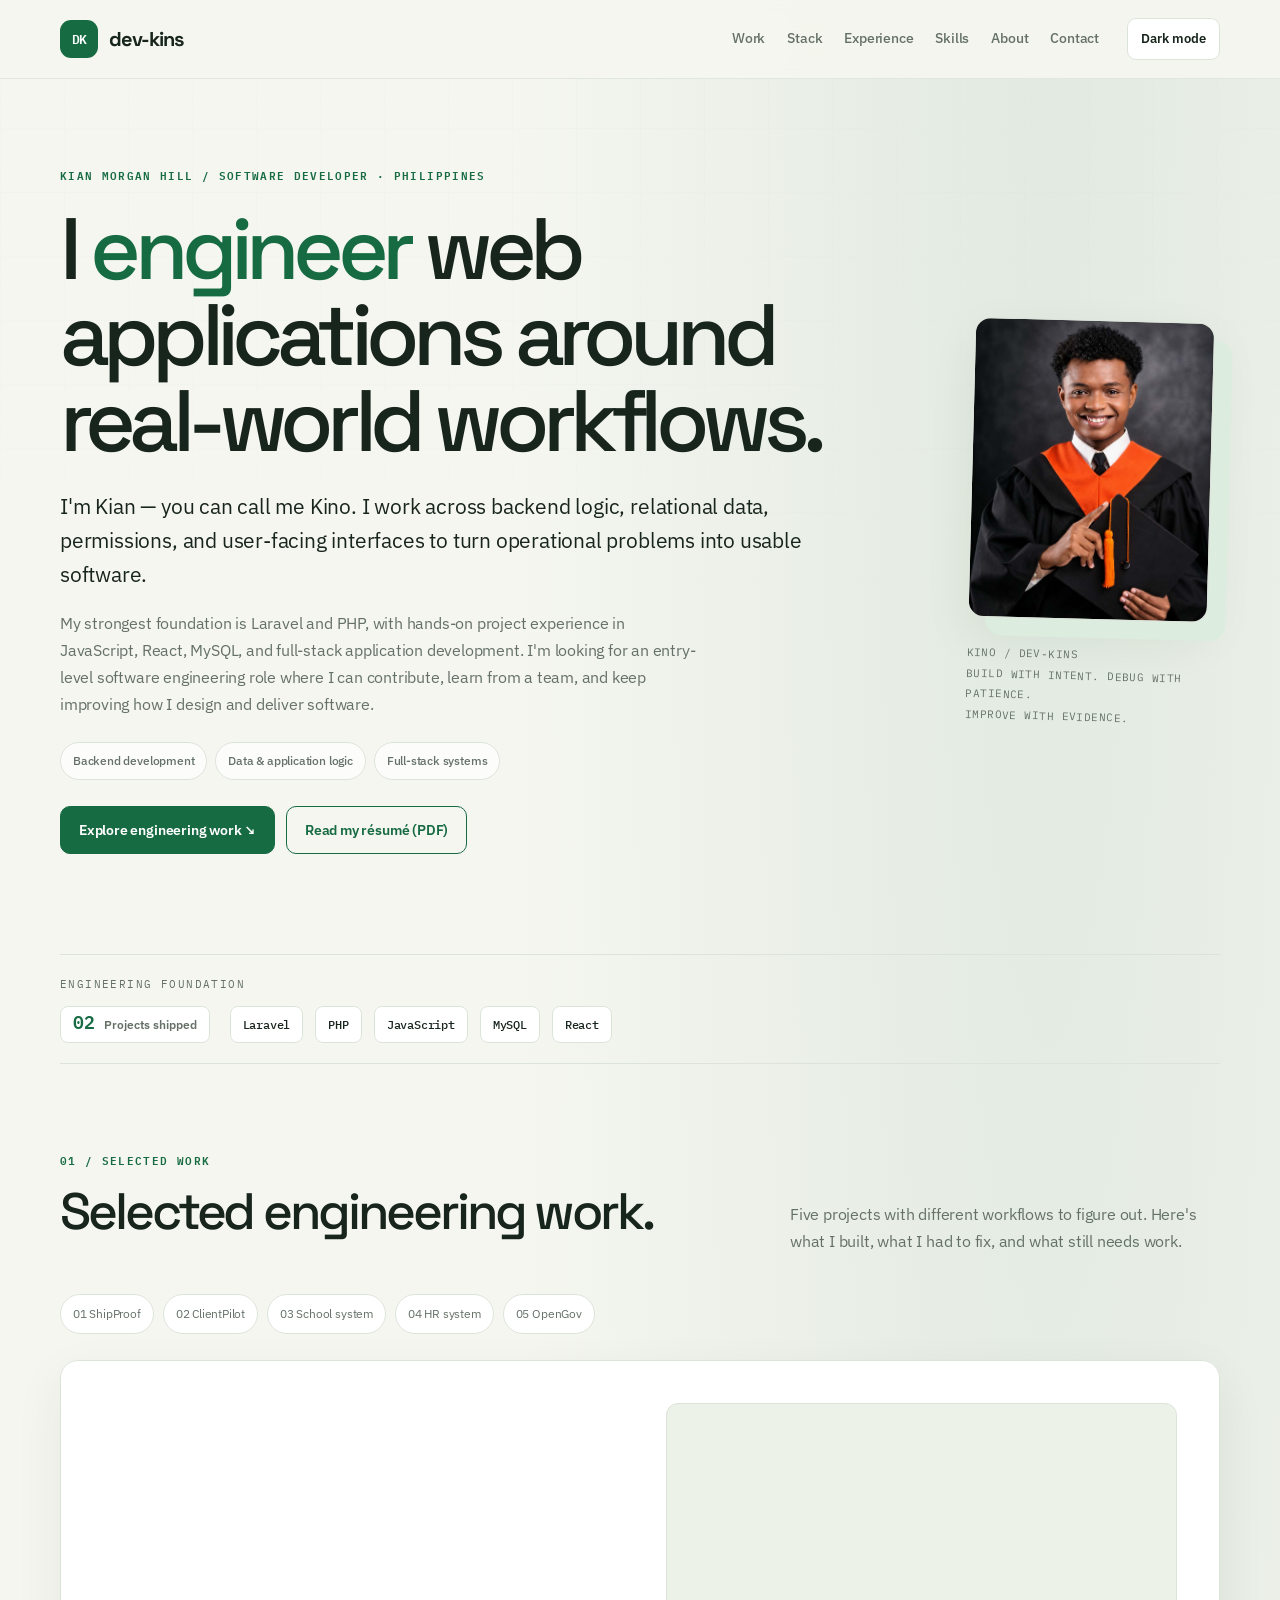
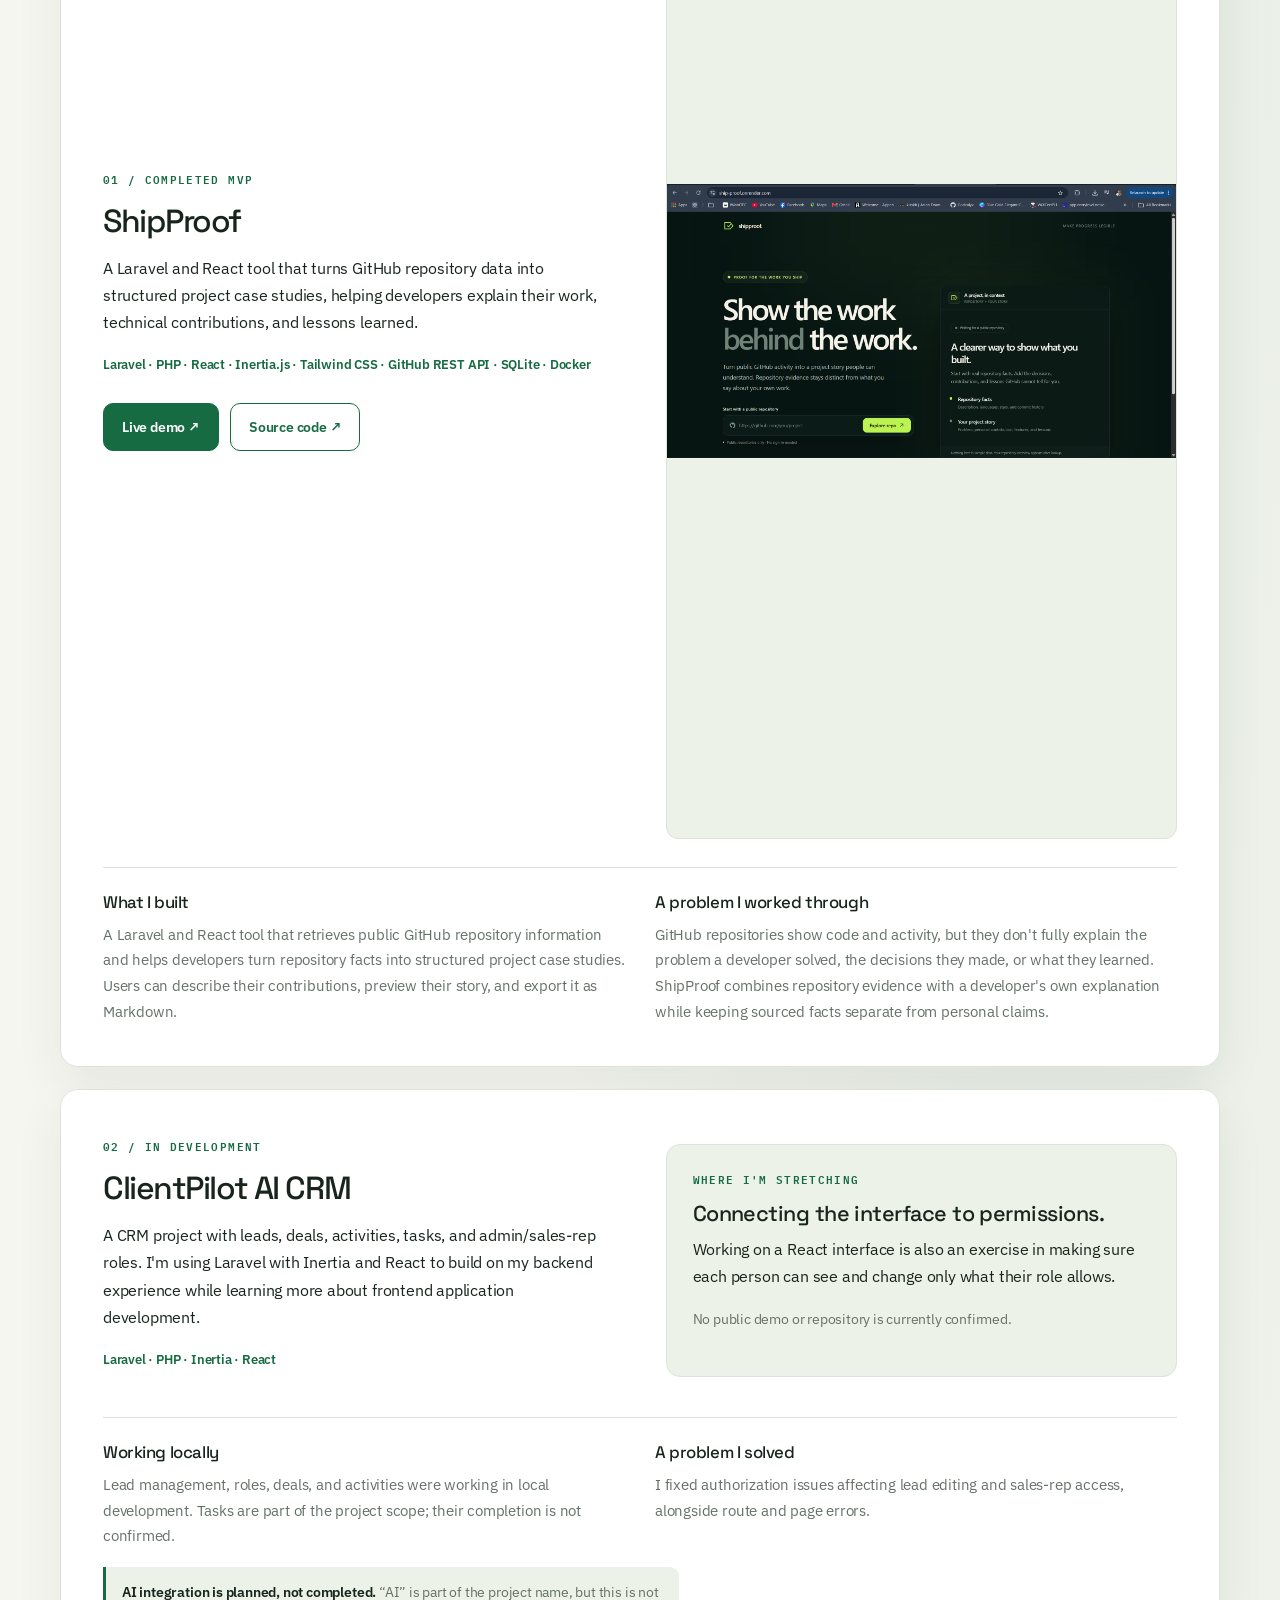
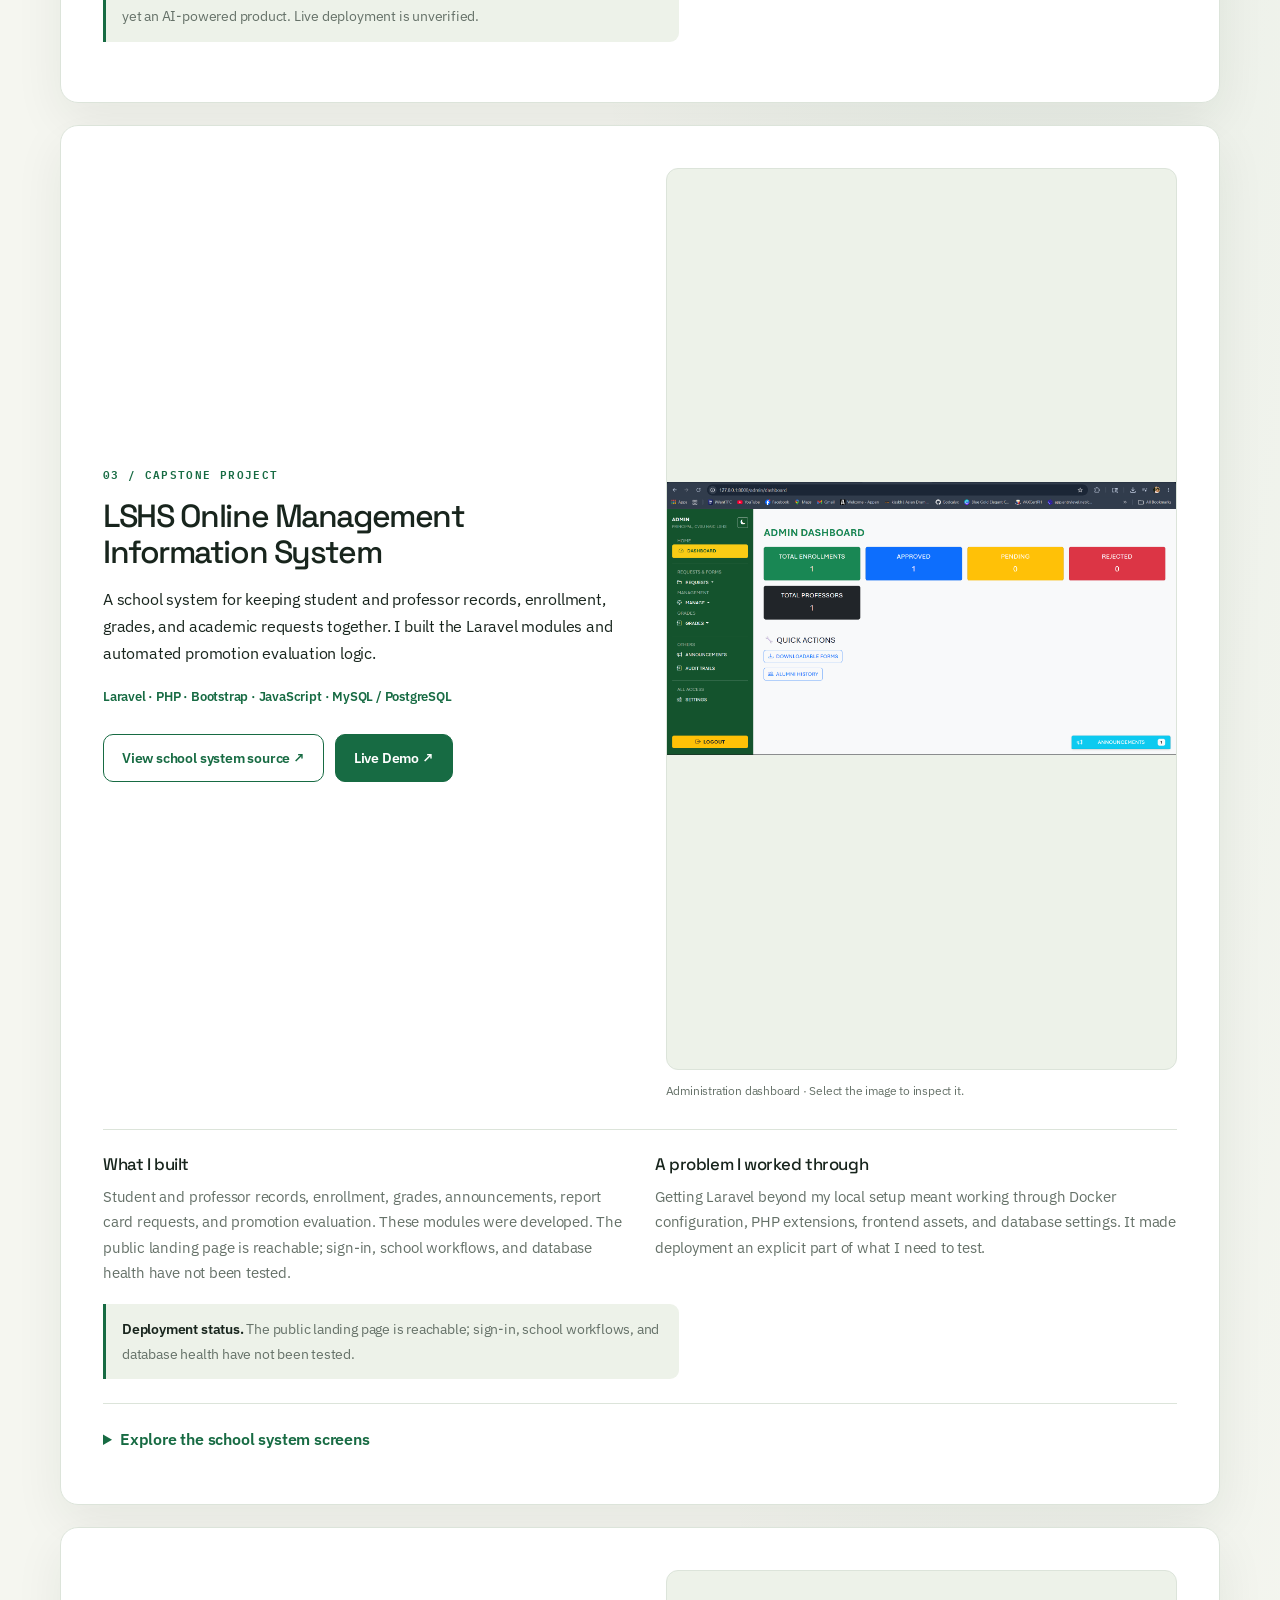
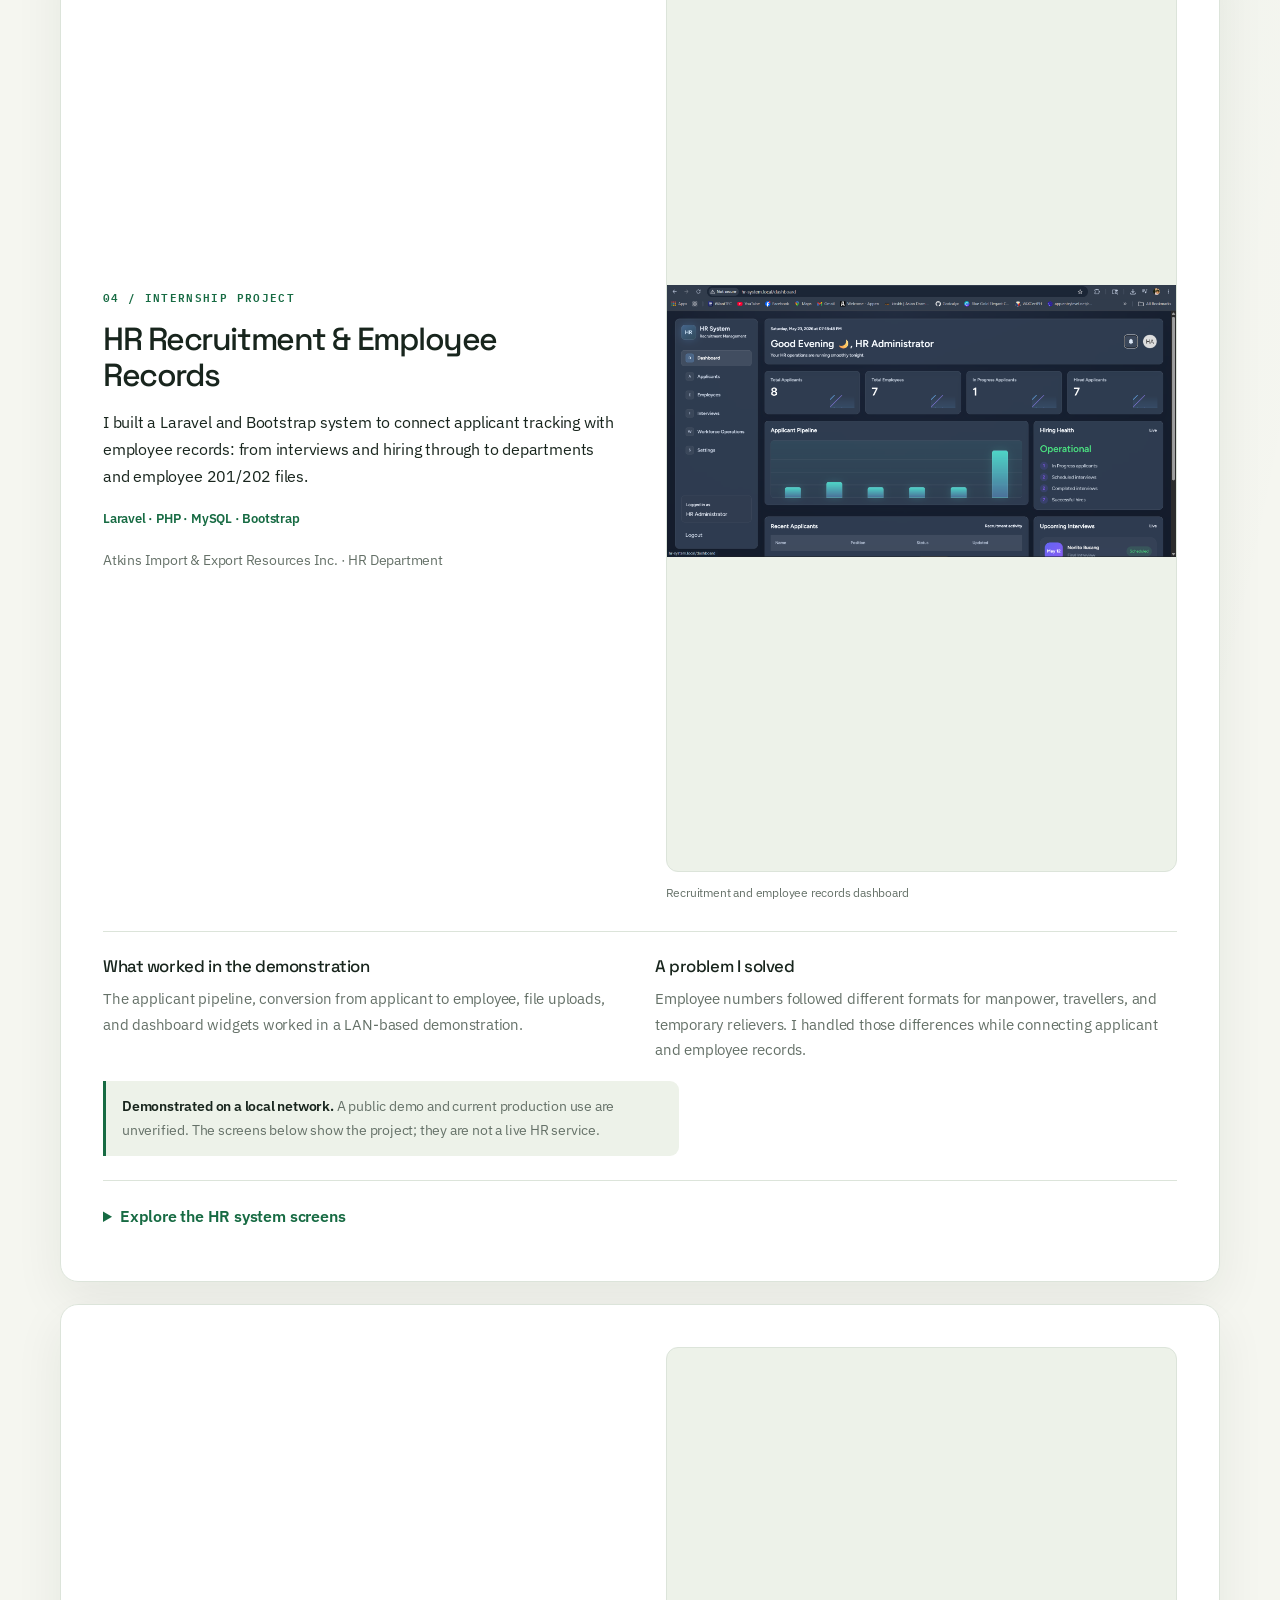
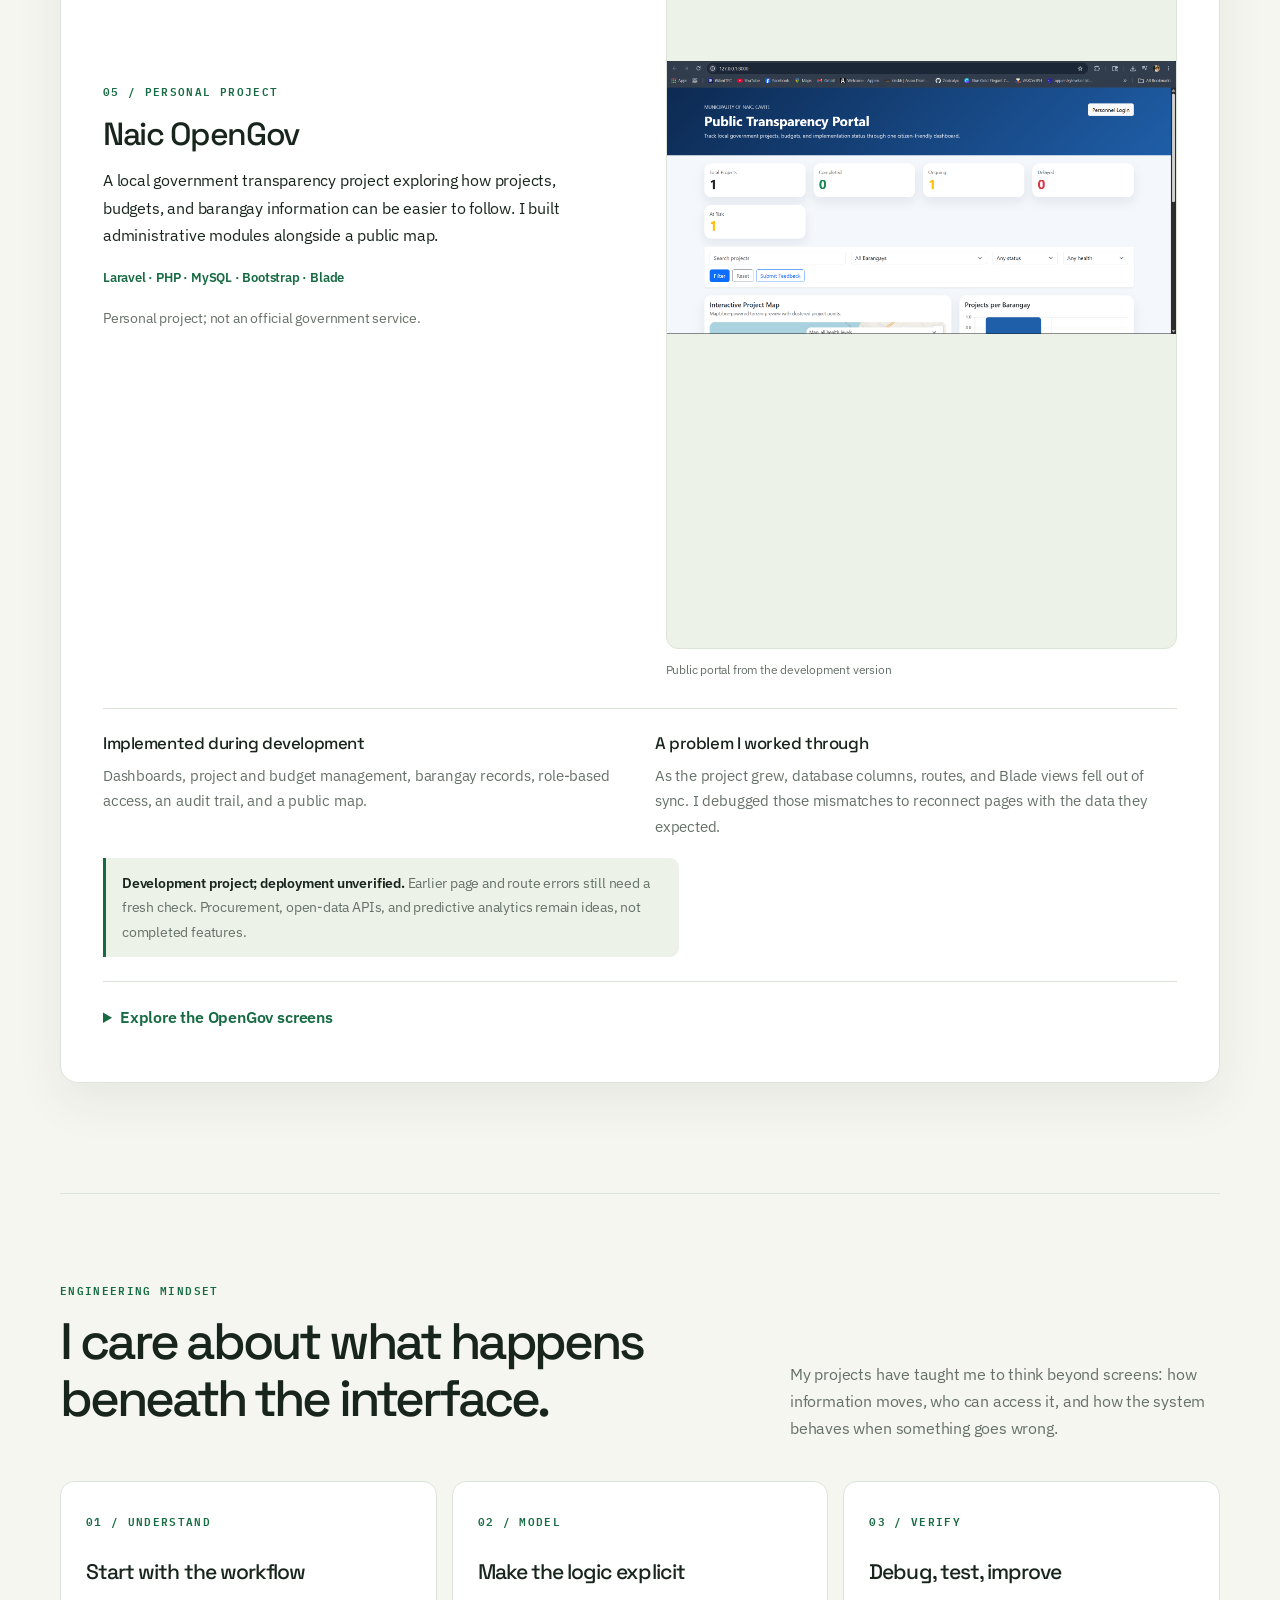
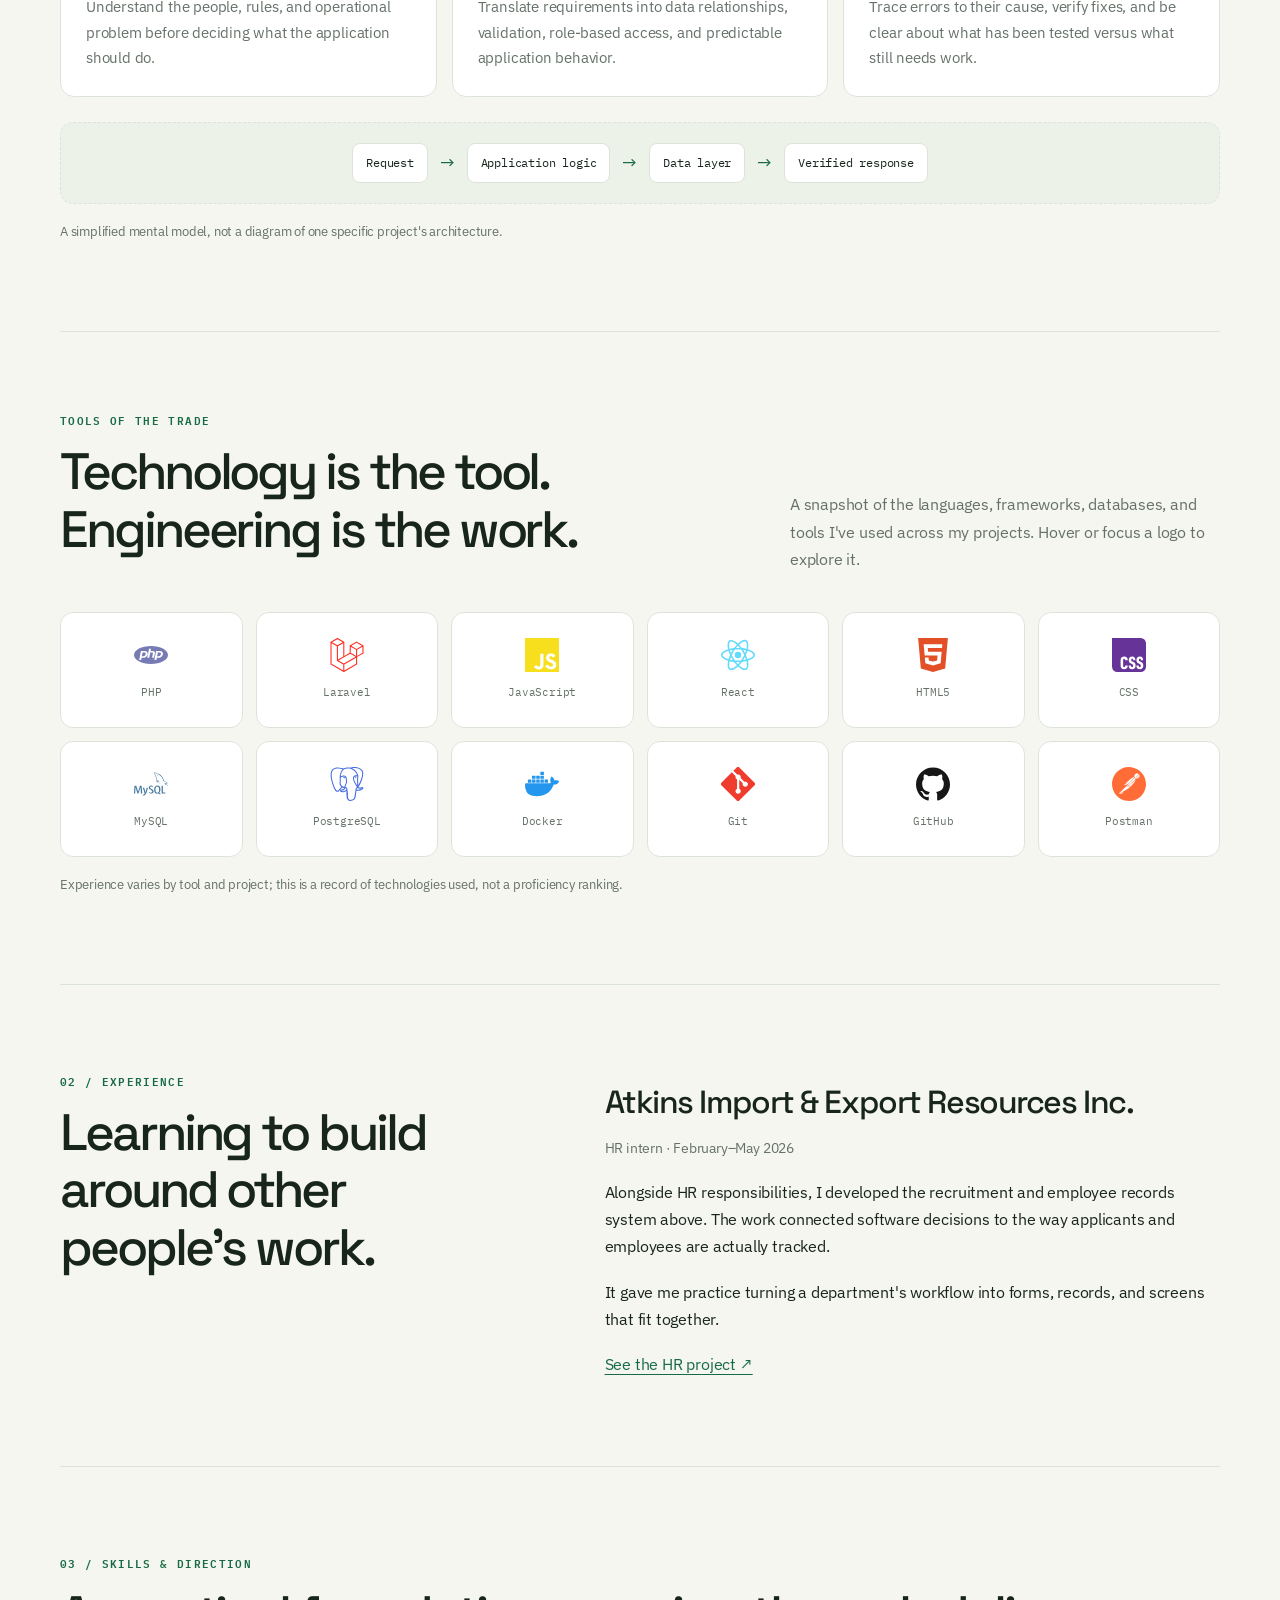
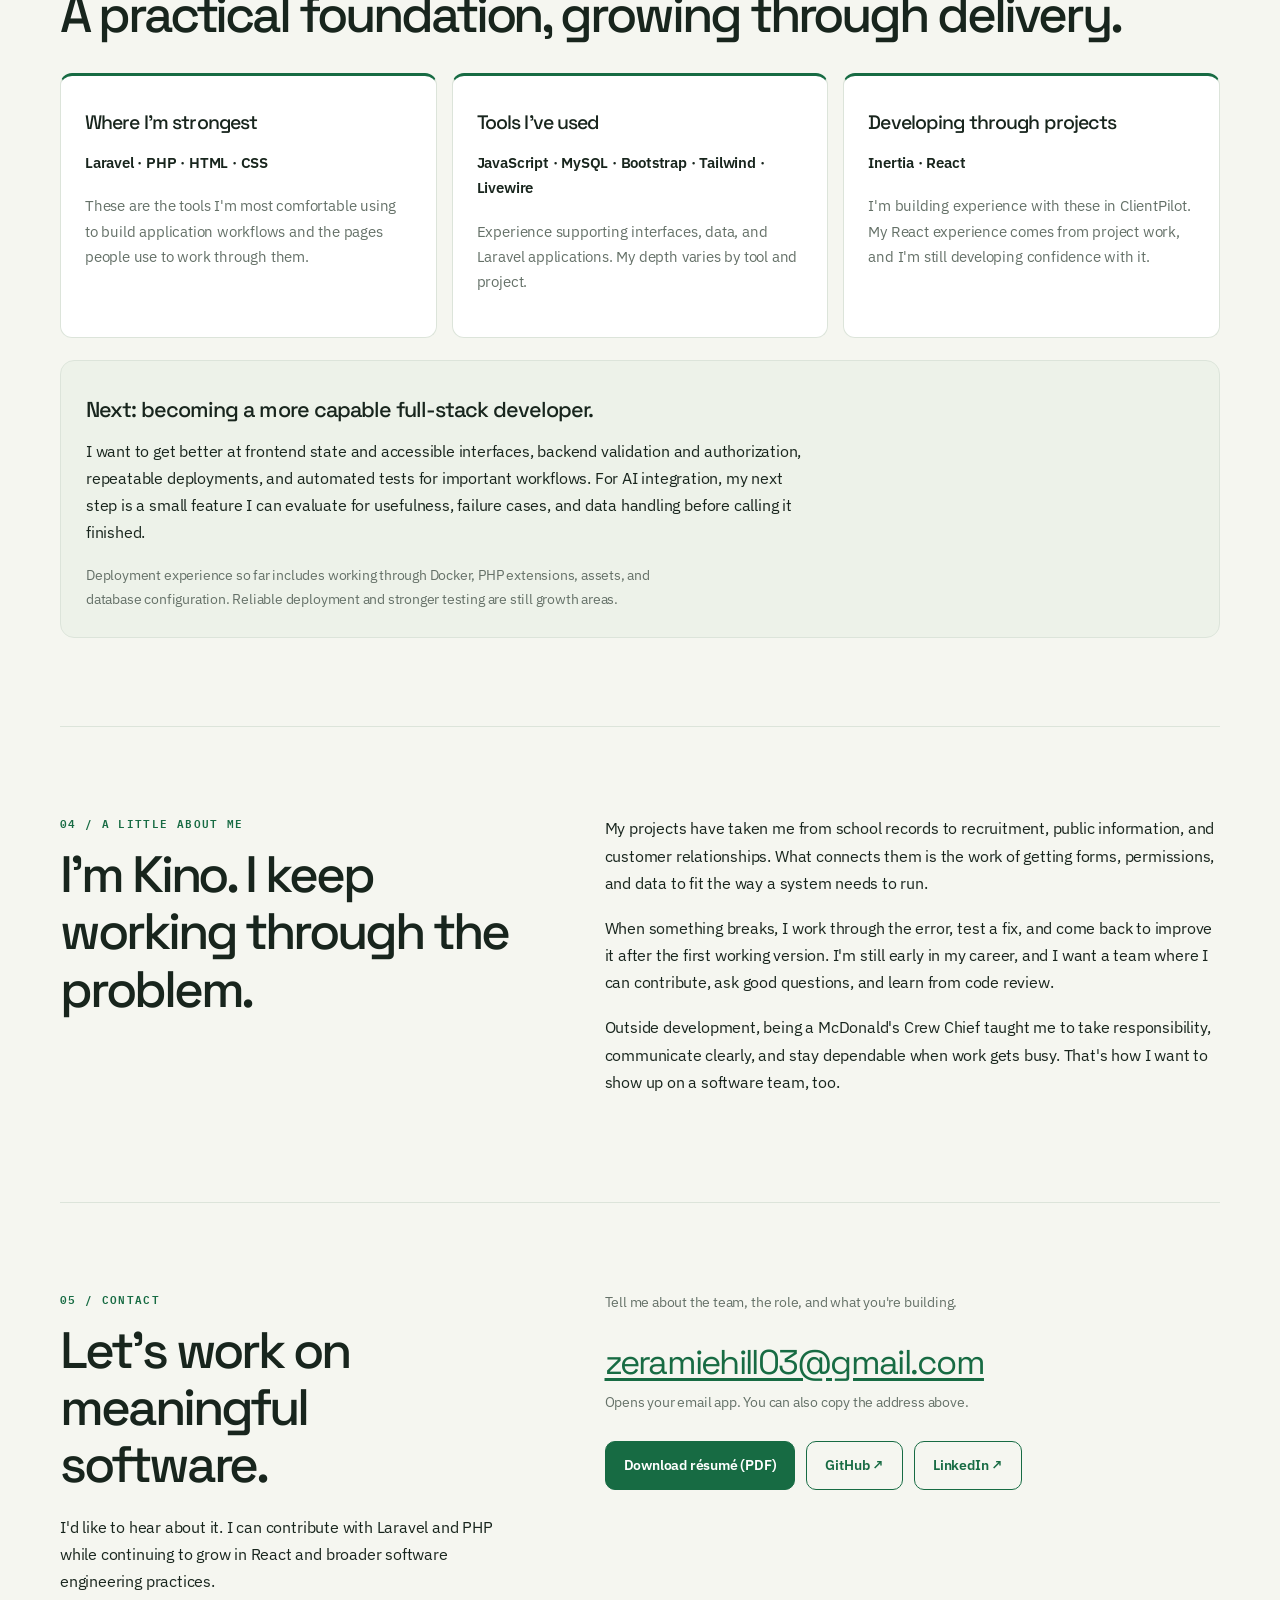
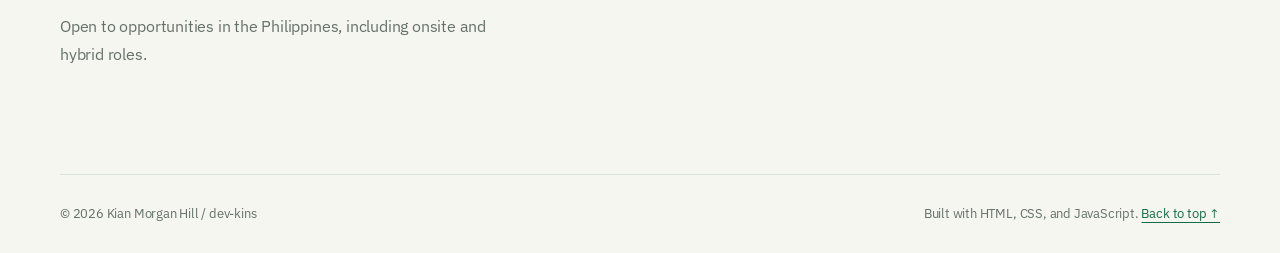
<file: index.html>
<!doctype html>
<html lang="en">
  <head>
    <meta charset="utf-8" />
    <meta name="viewport" content="width=device-width, initial-scale=1" />
    <title>Kian Morgan Hill · Software Engineer</title>
    <meta
      name="description"
      content="Kian Morgan Hill (Kino) is an early-career software developer in the Philippines focused on backend engineering, application workflows, data, and full-stack development."
    />
    <meta name="theme-color" content="#21563a" />
    <meta property="og:type" content="website" />
    <meta
      property="og:title"
      content="Kian Morgan Hill · Software Engineer"
    />
    <meta
      property="og:description"
      content="Engineering-focused project case studies covering backend systems, application workflows, data, authorization, debugging, and software delivery."
    />
    <meta property="og:url" content="https://dev-kins.vercel.app/" />
    <meta
      property="og:image"
      content="https://dev-kins.vercel.app/assets/profile-photo.jpg"
    />
    <meta property="og:image:alt" content="Kian Morgan Hill" />
    <meta name="twitter:card" content="summary" />
    <link rel="canonical" href="https://dev-kins.vercel.app/" />
    <link rel="icon" href="./favicon.svg" type="image/svg+xml" />
    <link rel="apple-touch-icon" href="./apple-touch-icon.png" />
    <link rel="preconnect" href="https://fonts.googleapis.com" />
    <link rel="preconnect" href="https://fonts.gstatic.com" crossorigin />
    <link
      href="https://fonts.googleapis.com/css2?family=Space+Grotesk:wght@400;500;700&amp;family=IBM+Plex+Sans:wght@400;500;600&amp;family=IBM+Plex+Mono:wght@400;500;600&amp;display=swap"
      rel="stylesheet"
    />
    <link rel="stylesheet" href="./styles.css" />
    <script src="./script.js" defer></script>
  </head>
  <body>
    <a class="skip-link" href="#home">Skip to content</a>
    <header class="topbar">
      <div class="wrap header-inner">
        <a class="brand" href="#home" aria-label="dev-kins home"
          ><span class="brand-mark" aria-hidden="true">DK</span> dev-kins</a
        >
        <nav
          class="topnav"
          id="primary-navigation"
          aria-label="Primary navigation"
        >
          <a href="#projects">Work</a><a href="#technology">Stack</a><a href="#experience">Experience</a
          ><a href="#skills">Skills</a><a href="#about">About</a
          ><a href="#contact">Contact</a>
        </nav>
        <button
          class="utility"
          data-theme-toggle
          type="button"
          aria-pressed="false"
        >
          Dark mode
        </button>
        <button
          class="utility menu-toggle"
          data-menu-toggle
          type="button"
          aria-expanded="false"
          aria-controls="primary-navigation"
        >
          Menu
        </button>
      </div>
    </header>
    <main id="home" class="wrap" tabindex="-1">
      <section class="hero" aria-labelledby="hero-title">
        <div class="hero-copy">
          <p class="eyebrow">Kian Morgan Hill <span aria-hidden="true">/</span> Software developer · Philippines</p>
          <h1 id="hero-title">I <span class="accent-word">engineer</span> web applications around real-world workflows.</h1>
          <p class="intro">I'm Kian — you can call me Kino. I work across backend logic, relational data, permissions, and user-facing interfaces to turn operational problems into usable software.</p>
          <p class="muted">My strongest foundation is Laravel and PHP, with hands-on project experience in JavaScript, React, MySQL, and full-stack application development. I'm looking for an entry-level software engineering role where I can contribute, learn from a team, and keep improving how I design and deliver software.</p>
          <div class="hero-signals" aria-label="Engineering focus areas"><span>Backend development</span><span>Data &amp; application logic</span><span>Full-stack systems</span></div>
          <div class="actions"><a class="button primary" href="#projects">Explore engineering work <span aria-hidden="true">&nbsp;↘</span></a><a class="button" href="./assets/dev-kins_res.pdf">Read my résumé (PDF)</a></div>
        </div>
        <figure class="hero-photo"><img src="./assets/profile-photo.jpg" alt="Kian Morgan Hill" width="240" height="300" fetchpriority="high" /><figcaption>KINO / DEV-KINS<br />Build with intent. Debug with patience.<br />Improve with evidence.</figcaption></figure>
      </section>
      <div class="foundation"><span>Engineering foundation</span><div class="shipped-stat"><strong>02</strong><span>Projects shipped</span></div><strong>Laravel</strong><strong>PHP</strong><strong>JavaScript</strong><strong>MySQL</strong><strong>React</strong></div>
      <section
        id="projects"
        class="section"
        tabindex="-1"
        aria-labelledby="projects-title"
      >
        <div class="section-intro">
          <div>
            <p class="eyebrow">01 / Selected work</p>
            <h2 id="projects-title">Selected engineering work.</h2>
          </div>
          <p class="muted">
            Five projects with different workflows to figure out. Here's what I
            built, what I had to fix, and what still needs work.
          </p>
        </div>
        <nav class="project-index" aria-label="Project shortcuts">
          <a href="#shipproof">01 ShipProof</a><a href="#crm">02 ClientPilot</a>
          <a href="#lshs">03 School system</a><a href="#hr">04 HR system</a>
          <a href="#opengov">05 OpenGov</a>
        </nav>
        <article
          class="project"
          id="shipproof"
          aria-labelledby="shipproof-title"
        >
          <div class="project-top">
            <div>
              <span class="project-number">01 / COMPLETED MVP</span>
              <h3 id="shipproof-title">ShipProof</h3>
              <p>
                A Laravel and React tool that turns GitHub repository data into
                structured project case studies, helping developers explain
                their work, technical contributions, and lessons learned.
              </p>
              <p class="tagline">
                Laravel · PHP · React · Inertia.js · Tailwind CSS · GitHub REST
                API · SQLite · Docker
              </p>
              <div class="actions">
                <a
                  class="button primary"
                  href="https://ship-proof.onrender.com"
                  target="_blank"
                  rel="noopener noreferrer"
                  >Live demo ↗</a
                ><a
                  class="button"
                  href="https://github.com/dev-kins/shipproof"
                  target="_blank"
                  rel="noopener noreferrer"
                  >Source code ↗</a
                >
              </div>
            </div>
            <div>
              <figure class="project-cover">
                <a
                  class="preview"
                  data-preview
                  href="./assets/SHIP_PROOF/showcase.png"
                  aria-label="Enlarge ShipProof developer project case-study generator preview"
                  ><img
                    src="./assets/SHIP_PROOF/showcase.png"
                    alt="ShipProof developer project case-study generator preview"
                    loading="lazy"
                    width="1920"
                    height="1034"
                /></a>
              </figure>
            </div>
          </div>
          <div class="project-facts">
            <div>
              <h4>What I built</h4>
              <p>
                A Laravel and React tool that retrieves public GitHub repository
                information and helps developers turn repository facts into
                structured project case studies. Users can describe their
                contributions, preview their story, and export it as Markdown.
              </p>
            </div>
            <div>
              <h4>A problem I worked through</h4>
              <p>
                GitHub repositories show code and activity, but they don't fully
                explain the problem a developer solved, the decisions they made,
                or what they learned. ShipProof combines repository evidence
                with a developer's own explanation while keeping sourced facts
                separate from personal claims.
              </p>
            </div>
          </div>
        </article>
        <article class="project" id="crm" aria-labelledby="crm-title">
          <div class="project-top">
            <div>
              <span class="project-number">02 / IN DEVELOPMENT</span>
              <h3 id="crm-title">ClientPilot AI CRM</h3>
              <p>
                A CRM project with leads, deals, activities, tasks, and
                admin/sales-rep roles. I'm using Laravel with Inertia and React
                to build on my backend experience while learning more about
                frontend application development.
              </p>
              <p class="tagline">Laravel · PHP · Inertia · React</p>
            </div>
            <div class="crm-note">
              <p class="eyebrow">Where I'm stretching</p>
              <h4>Connecting the interface to permissions.</h4>
              <p>
                Working on a React interface is also an exercise in making sure
                each person can see and change only what their role allows.
              </p>
              <p class="meta">
                No public demo or repository is currently confirmed.
              </p>
            </div>
          </div>
          <div class="project-facts">
            <div>
              <h4>Working locally</h4>
              <p>
                Lead management, roles, deals, and activities were working in
                local development. Tasks are part of the project scope; their
                completion is not confirmed.
              </p>
            </div>
            <div>
              <h4>A problem I solved</h4>
              <p>
                I fixed authorization issues affecting lead editing and
                sales-rep access, alongside route and page errors.
              </p>
            </div>
          </div>
          <p class="status">
            <strong>AI integration is planned, not completed.</strong> “AI” is
            part of the project name, but this is not yet an AI-powered product.
            Live deployment is unverified.
          </p>
        </article>
        <article class="project" id="lshs" aria-labelledby="lshs-title">
          <div class="project-top">
            <div>
              <span class="project-number">03 / CAPSTONE PROJECT</span>
              <h3 id="lshs-title">LSHS Online Management Information System</h3>
              <p>
                A school system for keeping student and professor records,
                enrollment, grades, and academic requests together. I built the
                Laravel modules and automated promotion evaluation logic.
              </p>
              <p class="tagline">
                Laravel · PHP · Bootstrap · JavaScript · MySQL / PostgreSQL
              </p>
              <div class="actions">
                <a class="button" href="https://github.com/dev-kins/lshs-omis"
                  >View school system source ↗</a
                >
                <a
                  class="button primary"
                  href="https://management-information-system-aep1.onrender.com/"
                  target="_blank"
                  rel="noopener noreferrer"
                  >Live Demo ↗</a
                >
              </div>
            </div>
            <figure class="project-cover">
              <a
                class="preview"
                data-preview
                href="./assets/LSHS_OMIS/admin-dashboard.png"
                aria-label="Enlarge school admin dashboard"
                ><img
                  src="./assets/LSHS_OMIS/admin-dashboard.png"
                  alt="LSHS school administration dashboard"
                  loading="lazy"
                  width="1440"
                  height="900"
              /></a>
              <figcaption>
                Administration dashboard · Select the image to inspect it.
              </figcaption>
            </figure>
          </div>
          <div class="project-facts">
            <div>
              <h4>What I built</h4>
              <p>
                Student and professor records, enrollment, grades,
                announcements, report card requests, and promotion evaluation.
                These modules were developed. The public landing page is
                reachable; sign-in, school workflows, and database health have
                not been tested.
              </p>
            </div>
            <div>
              <h4>A problem I worked through</h4>
              <p>
                Getting Laravel beyond my local setup meant working through
                Docker configuration, PHP extensions, frontend assets, and
                database settings. It made deployment an explicit part of what I
                need to test.
              </p>
            </div>
          </div>
          <p class="status">
            <strong>Deployment status.</strong> The public landing page is
            reachable; sign-in, school workflows, and database health have not
            been tested.
          </p>
          <details id="lshs-gallery">
            <summary>Explore the school system screens</summary>
            <div class="gallery">
              <figure>
                <a
                  class="preview"
                  data-preview
                  href="./assets/LSHS_OMIS/homepage.png"
                  aria-label="Enlarge school homepage"
                  ><img
                    src="./assets/LSHS_OMIS/homepage.png"
                    alt="LSHS public homepage"
                    loading="lazy"
                /></a>
                <figcaption>Public homepage</figcaption>
              </figure>
              <figure>
                <a
                  class="preview"
                  data-preview
                  href="./assets/LSHS_OMIS/teacher-dashboard.png"
                  aria-label="Enlarge professor dashboard"
                  ><img
                    src="./assets/LSHS_OMIS/teacher-dashboard.png"
                    alt="LSHS professor dashboard"
                    loading="lazy"
                /></a>
                <figcaption>Professor dashboard</figcaption>
              </figure>
              <figure>
                <a
                  class="preview"
                  data-preview
                  href="./assets/LSHS_OMIS/student-dashboard.png"
                  aria-label="Enlarge student dashboard"
                  ><img
                    src="./assets/LSHS_OMIS/student-dashboard.png"
                    alt="LSHS student dashboard"
                    loading="lazy"
                /></a>
                <figcaption>Student dashboard</figcaption>
              </figure>
              <figure>
                <a
                  class="preview"
                  data-preview
                  href="./assets/LSHS_OMIS/grades.png"
                  aria-label="Enlarge grades screen"
                  ><img
                    src="./assets/LSHS_OMIS/grades.png"
                    alt="LSHS grades screen"
                    loading="lazy"
                /></a>
                <figcaption>Grades</figcaption>
              </figure>
              <figure>
                <a
                  class="preview"
                  data-preview
                  href="./assets/LSHS_OMIS/grade-consolidation.png"
                  aria-label="Enlarge grade consolidation"
                  ><img
                    src="./assets/LSHS_OMIS/grade-consolidation.png"
                    alt="LSHS grade consolidation screen"
                    loading="lazy"
                /></a>
                <figcaption>Grade consolidation</figcaption>
              </figure>
              <figure>
                <a
                  class="preview"
                  data-preview
                  href="./assets/LSHS_OMIS/audit-trail.png"
                  aria-label="Enlarge school audit trail"
                  ><img
                    src="./assets/LSHS_OMIS/audit-trail.png"
                    alt="LSHS audit trail screen"
                    loading="lazy"
                /></a>
                <figcaption>Audit trail</figcaption>
              </figure>
            </div>
          </details>
        </article>
        <article class="project" id="hr" aria-labelledby="hr-title">
          <div class="project-top">
            <div>
              <span class="project-number">04 / INTERNSHIP PROJECT</span>
              <h3 id="hr-title">HR Recruitment &amp; Employee Records</h3>
              <p>
                I built a Laravel and Bootstrap system to connect applicant
                tracking with employee records: from interviews and hiring
                through to departments and employee 201/202 files.
              </p>
              <p class="tagline">Laravel · PHP · MySQL · Bootstrap</p>
              <p class="meta">
                Atkins Import &amp; Export Resources Inc. · HR Department
              </p>
            </div>
            <figure class="project-cover">
              <a
                class="preview"
                data-preview
                href="./assets/HR_RWMS/hr-dashboard.png"
                aria-label="Enlarge HR dashboard"
                ><img
                  src="./assets/HR_RWMS/hr-dashboard.png"
                  alt="HR recruitment and employee records dashboard"
                  loading="lazy"
                  width="1440"
                  height="900"
              /></a>
              <figcaption>
                Recruitment and employee records dashboard
              </figcaption>
            </figure>
          </div>
          <div class="project-facts">
            <div>
              <h4>What worked in the demonstration</h4>
              <p>
                The applicant pipeline, conversion from applicant to employee,
                file uploads, and dashboard widgets worked in a LAN-based
                demonstration.
              </p>
            </div>
            <div>
              <h4>A problem I solved</h4>
              <p>
                Employee numbers followed different formats for manpower,
                travellers, and temporary relievers. I handled those differences
                while connecting applicant and employee records.
              </p>
            </div>
          </div>
          <p class="status">
            <strong>Demonstrated on a local network.</strong> A public demo and
            current production use are unverified. The screens below show the
            project; they are not a live HR service.
          </p>
          <details>
            <summary>Explore the HR system screens</summary>
            <div class="gallery">
              <figure>
                <a
                  class="preview"
                  data-preview
                  href="./assets/HR_RWMS/hr-applicants.png"
                  aria-label="Enlarge applicant tracking"
                  ><img
                    src="./assets/HR_RWMS/hr-applicants.png"
                    alt="HR applicant tracking screen"
                    loading="lazy"
                /></a>
                <figcaption>Applicant pipeline</figcaption>
              </figure>
              <figure>
                <a
                  class="preview"
                  data-preview
                  href="./assets/HR_RWMS/hr-workforce.png"
                  aria-label="Enlarge workforce screen"
                  ><img
                    src="./assets/HR_RWMS/hr-workforce.png"
                    alt="HR workforce screen"
                    loading="lazy"
                /></a>
                <figcaption>Workforce overview</figcaption>
              </figure>
              <figure>
                <a
                  class="preview"
                  data-preview
                  href="./assets/HR_RWMS/hr-employee_profile.png"
                  aria-label="Enlarge employee profile"
                  ><img
                    src="./assets/HR_RWMS/hr-employee_profile.png"
                    alt="HR employee profile screen"
                    loading="lazy"
                /></a>
                <figcaption>Employee profile and records</figcaption>
              </figure>
            </div>
          </details>
        </article>
        <article class="project" id="opengov" aria-labelledby="opengov-title">
          <div class="project-top">
            <div>
              <span class="project-number">05 / PERSONAL PROJECT</span>
              <h3 id="opengov-title">Naic OpenGov</h3>
              <p>
                A local government transparency project exploring how projects,
                budgets, and barangay information can be easier to follow. I
                built administrative modules alongside a public map.
              </p>
              <p class="tagline">Laravel · PHP · MySQL · Bootstrap · Blade</p>
              <p class="meta">
                Personal project; not an official government service.
              </p>
            </div>
            <figure class="project-cover">
              <a
                class="preview"
                data-preview
                href="./assets/Naic-OpenGov/public-portal.png"
                aria-label="Enlarge OpenGov public portal"
                ><img
                  src="./assets/Naic-OpenGov/public-portal.png"
                  alt="Naic OpenGov public transparency portal"
                  loading="lazy"
                  width="1440"
                  height="900"
              /></a>
              <figcaption>
                Public portal from the development version
              </figcaption>
            </figure>
          </div>
          <div class="project-facts">
            <div>
              <h4>Implemented during development</h4>
              <p>
                Dashboards, project and budget management, barangay records,
                role-based access, an audit trail, and a public map.
              </p>
            </div>
            <div>
              <h4>A problem I worked through</h4>
              <p>
                As the project grew, database columns, routes, and Blade views
                fell out of sync. I debugged those mismatches to reconnect pages
                with the data they expected.
              </p>
            </div>
          </div>
          <p class="status">
            <strong>Development project; deployment unverified.</strong> Earlier
            page and route errors still need a fresh check. Procurement,
            open-data APIs, and predictive analytics remain ideas, not completed
            features.
          </p>
          <details>
            <summary>Explore the OpenGov screens</summary>
            <div class="gallery">
              <figure>
                <a
                  class="preview"
                  data-preview
                  href="./assets/Naic-OpenGov/dashboard.png"
                  aria-label="Enlarge OpenGov dashboard"
                  ><img
                    src="./assets/Naic-OpenGov/dashboard.png"
                    alt="Naic OpenGov administrative dashboard"
                    loading="lazy"
                /></a>
                <figcaption>Administrative dashboard</figcaption>
              </figure>
              <figure>
                <a
                  class="preview"
                  data-preview
                  href="./assets/Naic-OpenGov/budget%20page.png"
                  aria-label="Enlarge budget management"
                  ><img
                    src="./assets/Naic-OpenGov/budget%20page.png"
                    alt="Naic OpenGov budget management page"
                    loading="lazy"
                /></a>
                <figcaption>Budget management</figcaption>
              </figure>
              <figure>
                <a
                  class="preview"
                  data-preview
                  href="./assets/Naic-OpenGov/project%20view.png"
                  aria-label="Enlarge project details"
                  ><img
                    src="./assets/Naic-OpenGov/project%20view.png"
                    alt="Naic OpenGov project detail page"
                    loading="lazy"
                /></a>
                <figcaption>Project details</figcaption>
              </figure>
              <figure>
                <a
                  class="preview"
                  data-preview
                  href="./assets/Naic-OpenGov/notification.png"
                  aria-label="Enlarge notifications screen"
                  ><img
                    src="./assets/Naic-OpenGov/notification.png"
                    alt="Naic OpenGov notifications screen"
                    loading="lazy"
                /></a>
                <figcaption>Notifications screen</figcaption>
              </figure>
              <figure>
                <a
                  class="preview"
                  data-preview
                  href="./assets/Naic-OpenGov/Login.png"
                  aria-label="Enlarge OpenGov login"
                  ><img
                    src="./assets/Naic-OpenGov/Login.png"
                    alt="Naic OpenGov login screen"
                    loading="lazy"
                /></a>
                <figcaption>Login screen</figcaption>
              </figure>
            </div>
          </details>
        </article>
      </section><section class="section engineering-section" aria-labelledby="engineering-title">
        <div class="section-intro"><div><p class="eyebrow">Engineering mindset</p><h2 id="engineering-title">I care about what happens beneath the interface.</h2></div><p class="muted">My projects have taught me to think beyond screens: how information moves, who can access it, and how the system behaves when something goes wrong.</p></div>
        <div class="engineering-grid">
          <article class="engineering-card"><span class="engineering-index">01 / UNDERSTAND</span><h3>Start with the workflow</h3><p>Understand the people, rules, and operational problem before deciding what the application should do.</p></article>
          <article class="engineering-card"><span class="engineering-index">02 / MODEL</span><h3>Make the logic explicit</h3><p>Translate requirements into data relationships, validation, role-based access, and predictable application behavior.</p></article>
          <article class="engineering-card"><span class="engineering-index">03 / VERIFY</span><h3>Debug, test, improve</h3><p>Trace errors to their cause, verify fixes, and be clear about what has been tested versus what still needs work.</p></article>
        </div>
        <div class="flow-diagram" aria-label="A simplified application request flow"><span class="flow-node">Request</span><span class="flow-arrow" aria-hidden="true">→</span><span class="flow-node">Application logic</span><span class="flow-arrow" aria-hidden="true">→</span><span class="flow-node">Data layer</span><span class="flow-arrow" aria-hidden="true">→</span><span class="flow-node">Verified response</span></div>
        <p class="tech-note">A simplified mental model, not a diagram of one specific project's architecture.</p>
      </section>
      <section class="section tech-section" id="technology" aria-labelledby="technology-title">
        <div class="section-intro"><div><p class="eyebrow">Tools of the trade</p><h2 id="technology-title">Technology is the tool. Engineering is the work.</h2></div><p class="muted">A snapshot of the languages, frameworks, databases, and tools I've used across my projects. Hover or focus a logo to explore it.</p></div>
        <div class="tech-grid" aria-label="Technologies used in my projects">
          <div class="tech-item" tabindex="0" aria-label="PHP"><img src="./assets/tech-icons/php.svg" alt="" /><span>PHP</span></div>
          <div class="tech-item" tabindex="0" aria-label="Laravel"><img src="./assets/tech-icons/laravel.svg" alt="" /><span>Laravel</span></div>
          <div class="tech-item" tabindex="0" aria-label="JavaScript"><img src="./assets/tech-icons/javascript.svg" alt="" /><span>JavaScript</span></div>
          <div class="tech-item" tabindex="0" aria-label="React"><img src="./assets/tech-icons/react.svg" alt="" /><span>React</span></div>
          <div class="tech-item" tabindex="0" aria-label="HTML5"><img src="./assets/tech-icons/html5.svg" alt="" /><span>HTML5</span></div>
          <div class="tech-item" tabindex="0" aria-label="CSS"><img src="./assets/tech-icons/css.svg" alt="" /><span>CSS</span></div>
          <div class="tech-item" tabindex="0" aria-label="MySQL"><img src="./assets/tech-icons/mysql.svg" alt="" /><span>MySQL</span></div>
          <div class="tech-item" tabindex="0" aria-label="PostgreSQL"><img src="./assets/tech-icons/postgresql.svg" alt="" /><span>PostgreSQL</span></div>
          <div class="tech-item" tabindex="0" aria-label="Docker"><img src="./assets/tech-icons/docker.svg" alt="" /><span>Docker</span></div>
          <div class="tech-item" tabindex="0" aria-label="Git"><img src="./assets/tech-icons/git.svg" alt="" /><span>Git</span></div>
          <div class="tech-item" tabindex="0" aria-label="GitHub"><img src="./assets/tech-icons/github.svg" alt="" /><span>GitHub</span></div>
          <div class="tech-item" tabindex="0" aria-label="Postman"><img src="./assets/tech-icons/postman.svg" alt="" /><span>Postman</span></div>
        </div>
        <p class="tech-note">Experience varies by tool and project; this is a record of technologies used, not a proficiency ranking.</p>
      </section>
      
      <section
        id="experience"
        class="section two-col"
        tabindex="-1"
        aria-labelledby="experience-title"
      >
        <div>
          <p class="eyebrow">02 / Experience</p>
          <h2 id="experience-title">
            Learning to build around other people's work.
          </h2>
        </div>
        <div>
          <h3>Atkins Import &amp; Export Resources Inc.</h3>
          <p class="meta">HR intern · February–May 2026</p>
          <p>
            Alongside HR responsibilities, I developed the recruitment and
            employee records system above. The work connected software decisions
            to the way applicants and employees are actually tracked.
          </p>
          <p>
            It gave me practice turning a department's workflow into forms,
            records, and screens that fit together.
          </p>
          <a href="#hr">See the HR project ↗</a>
        </div>
      </section>
      <section
        id="skills"
        class="section"
        tabindex="-1"
        aria-labelledby="skills-title"
      >
        <p class="eyebrow">03 / Skills &amp; direction</p>
        <h2 id="skills-title">A practical foundation, growing through delivery.</h2>
        <div class="skill-grid">
          <div class="skill-card">
            <h3>Where I'm strongest</h3>
            <p class="skill-names">Laravel · PHP · HTML · CSS</p>
            <p>
              These are the tools I'm most comfortable using to build
              application workflows and the pages people use to work through
              them.
            </p>
          </div>
          <div class="skill-card">
            <h3>Tools I've used</h3>
            <p class="skill-names">
              JavaScript · MySQL · Bootstrap · Tailwind · Livewire
            </p>
            <p>
              Experience supporting interfaces, data, and Laravel applications.
              My depth varies by tool and project.
            </p>
          </div>
          <div class="skill-card">
            <h3>Developing through projects</h3>
            <p class="skill-names">Inertia · React</p>
            <p>
              I'm building experience with these in ClientPilot. My React
              experience comes from project work, and I'm still developing
              confidence with it.
            </p>
          </div>
        </div>
        <div class="learning">
          <h3>Next: becoming a more capable full-stack developer.</h3>
          <p>
            I want to get better at frontend state and accessible interfaces,
            backend validation and authorization, repeatable deployments, and
            automated tests for important workflows. For AI integration, my next
            step is a small feature I can evaluate for usefulness, failure
            cases, and data handling before calling it finished.
          </p>
          <p class="meta">
            Deployment experience so far includes working through Docker, PHP
            extensions, assets, and database configuration. Reliable deployment
            and stronger testing are still growth areas.
          </p>
        </div>
      </section>
      <section
        id="about"
        class="section two-col"
        tabindex="-1"
        aria-labelledby="about-title"
      >
        <div>
          <p class="eyebrow">04 / A little about me</p>
          <h2 id="about-title">
            I'm Kino. I keep working through the problem.
          </h2>
        </div>
        <div>
          <p>
            My projects have taken me from school records to recruitment, public
            information, and customer relationships. What connects them is the
            work of getting forms, permissions, and data to fit the way a system
            needs to run.
          </p>
          <p>
            When something breaks, I work through the error, test a fix, and
            come back to improve it after the first working version. I'm still
            early in my career, and I want a team where I can contribute, ask
            good questions, and learn from code review.
          </p>
          <p>
            Outside development, being a McDonald's Crew Chief taught me to take
            responsibility, communicate clearly, and stay dependable when work
            gets busy. That's how I want to show up on a software team, too.
          </p>
        </div>
      </section>
      <section
        id="contact"
        class="section two-col"
        tabindex="-1"
        aria-labelledby="contact-title"
      >
        <div>
          <p class="eyebrow">05 / Contact</p>
          <h2 id="contact-title">Let’s work on meaningful software.</h2>
          <p>
            I'd like to hear about it. I can contribute with Laravel and PHP
            while continuing to grow in React and broader software engineering
            practices.
          </p>
          <p class="muted">
            Open to opportunities in the Philippines, including onsite and
            hybrid roles.
          </p>
        </div>
        <div>
          <p class="meta">
            Tell me about the team, the role, and what you're building.
          </p>
          <a class="email" href="mailto:zeramiehill03@gmail.com"
            >zeramiehill03@gmail.com</a
          >
          <p class="meta">
            Opens your email app. You can also copy the address above.
          </p>
          <div class="actions">
            <a
              class="button primary"
              href="./assets/Kian_Morgan_Hill_Resume.pdf"
              download
              >Download résumé (PDF)</a
            ><a class="button" href="https://github.com/dev-kins">GitHub ↗</a
            ><a
              class="button"
              href="https://www.linkedin.com/in/kian-morgan-hill-093bba239"
              >LinkedIn ↗</a
            >
          </div>
        </div>
      </section>
    </main>
    <footer class="wrap footer">
      <p>© <span id="year">2026</span> Kian Morgan Hill / dev-kins</p>
      <p>
        Built with HTML, CSS, and JavaScript. <a href="#home">Back to top ↑</a>
      </p>
    </footer>
    <dialog id="screenshot-dialog" aria-labelledby="screenshot-title">
      <div class="dialog-top">
        <h2 id="screenshot-title">Project screenshot</h2>
        <form method="dialog">
          <button class="utility" autofocus>Close preview</button>
        </form>
      </div>
      <img id="screenshot-image" alt="" />
    </dialog>
  </body>
</html>
</file>
<file: styles.css>
/* dev-kins — portfolio design system */
:root{
  color-scheme:light;
  --bg:#f5f6f0;
  --surface:#ffffff;
  --surface-soft:#edf2e9;
  --ink:#18251d;
  --muted:#657168;
  --line:#dce4da;
  --accent:#176b43;
  --accent-strong:#0f5434;
  --accent-soft:#dcecdf;
  --button-text:#fff;
  --shadow:0 18px 50px rgba(23,48,32,.07);
  --radius:18px;
}
:root[data-theme=dark]{
  color-scheme:dark;
  --bg:#101813;
  --surface:#17231b;
  --surface-soft:#1d2d22;
  --ink:#edf4ed;
  --muted:#a8b6aa;
  --line:#304338;
  --accent:#8ed5a5;
  --accent-strong:#a9e4b9;
  --accent-soft:#203b2b;
  --button-text:#102016;
  --shadow:0 18px 50px rgba(0,0,0,.2);
}
*{box-sizing:border-box}
html{scroll-behavior:smooth;scroll-padding-top:100px}
body{
  margin:0;
  background:
    radial-gradient(ellipse at 82% 0%,color-mix(in srgb,var(--accent) 9%,transparent),transparent 34rem),
    var(--bg);
  color:var(--ink);
  font-family:'IBM Plex Sans',sans-serif;
  font-size:16px;
  line-height:1.7;
  letter-spacing:-.012em;
}
body::before{
  content:"";
  position:fixed;
  inset:0;
  z-index:-1;
  pointer-events:none;
  opacity:.13;
  background-image:linear-gradient(to right,var(--line) 1px,transparent 1px),linear-gradient(to bottom,var(--line) 1px,transparent 1px);
  background-size:64px 64px;
  mask-image:linear-gradient(to bottom,#000,transparent 78%);
}
img{display:block;max-width:100%}
a{color:var(--accent);text-underline-offset:4px}
a:hover{color:var(--accent-strong)}
button{font:inherit}
h1,h2,h3,h4,.brand{font-family:'Space Grotesk',sans-serif;line-height:1.12;font-weight:500}
h1{font-size:clamp(3.2rem,6.8vw,6.2rem);letter-spacing:-.078em;line-height:.99;margin:22px 0 26px;max-width:900px}
h2{font-size:clamp(2.15rem,4vw,3.5rem);letter-spacing:-.06em;margin:8px 0 20px}
h3{font-size:clamp(1.55rem,2.5vw,2.2rem);letter-spacing:-.045em;margin:12px 0 16px}
h4{font-size:1.05rem;letter-spacing:-.025em;margin:0 0 10px}
p{max-width:72ch;margin:0 0 18px}
strong{font-weight:600}
:focus-visible{outline:3px solid var(--accent);outline-offset:4px}
.wrap{width:min(1160px,calc(100% - 64px));margin-inline:auto}
.skip-link{position:fixed;top:-80px;left:20px;z-index:30;padding:12px 16px;background:var(--surface);border:1px solid var(--line);border-radius:8px}
.skip-link:focus{top:12px}
.topbar{position:sticky;top:0;z-index:20;background:color-mix(in srgb,var(--bg) 88%,transparent);backdrop-filter:blur(18px);border-bottom:1px solid color-mix(in srgb,var(--line) 80%,transparent)}
.header-inner{min-height:78px;display:flex;align-items:center;gap:28px}
.brand{display:flex;align-items:center;gap:11px;margin-right:auto;color:var(--ink);font-size:1.25rem;font-weight:700;letter-spacing:-.06em;text-decoration:none}
.brand-mark{display:grid;place-items:center;width:38px;height:38px;border-radius:11px;background:var(--accent);color:var(--button-text);font-family:'IBM Plex Mono',monospace;font-size:.8rem;font-weight:600;letter-spacing:-.04em}
.topnav{display:flex;align-items:center;gap:22px}
.topnav a{color:var(--muted);font-size:.88rem;font-weight:500;text-decoration:none;padding:12px 0;transition:color .2s ease}
.topnav a:hover{color:var(--accent)}
.utility{min-height:42px;padding:8px 13px;border:1px solid var(--line);border-radius:9px;background:var(--surface);color:var(--ink);font-size:.82rem;font-weight:600;cursor:pointer}
.utility:hover{border-color:var(--accent)}
.menu-toggle{display:none}
.eyebrow,.project-number,.engineering-index{font-family:'IBM Plex Mono',monospace;font-size:.7rem;line-height:1.5;letter-spacing:.12em;text-transform:uppercase}
.eyebrow{color:var(--accent);font-weight:600;margin-bottom:14px}
.muted,.meta{color:var(--muted)}
.meta{font-size:.88rem}
.accent-word{color:var(--accent)}
.hero{min-height:650px;display:grid;grid-template-columns:minmax(0,1fr) 250px;gap:clamp(44px,8vw,112px);align-items:center;padding:88px 0 74px}
.hero-copy{min-width:0}
.hero .intro{max-width:62ch;font-size:clamp(1.12rem,1.7vw,1.32rem);line-height:1.6}
.hero .muted{max-width:64ch}
.hero-photo{margin:0;transform:rotate(1.5deg)}
.hero-photo img{width:240px;aspect-ratio:4/5;object-fit:cover;border:1px solid var(--line);border-radius:16px;box-shadow:18px 18px 0 var(--accent-soft),var(--shadow)}
.hero-photo figcaption{margin-top:25px;color:var(--muted);font-family:'IBM Plex Mono',monospace;font-size:.68rem;line-height:1.9;letter-spacing:.04em;text-transform:uppercase}
.hero-signals{display:flex;flex-wrap:wrap;gap:8px;margin:24px 0 4px}
.hero-signals span{padding:7px 12px;border:1px solid var(--line);border-radius:999px;background:color-mix(in srgb,var(--surface) 72%,transparent);color:var(--muted);font-size:.78rem;font-weight:500}
.actions{display:flex;flex-wrap:wrap;align-items:center;gap:11px;margin:26px 0}
.button{display:inline-flex;align-items:center;justify-content:center;min-height:48px;padding:11px 18px;border:1px solid var(--accent);border-radius:10px;color:var(--accent);background:transparent;font-size:.9rem;font-weight:600;text-decoration:none;transition:transform .2s ease,box-shadow .2s ease,background .2s ease}
.button.primary{background:var(--accent);color:var(--button-text)}
.button:hover{transform:translateY(-2px);box-shadow:0 7px 0 color-mix(in srgb,var(--line) 70%,transparent);color:var(--accent)}
.button.primary:hover{background:var(--accent-strong);color:var(--button-text)}
.foundation{display:flex;align-items:center;flex-wrap:wrap;gap:12px;padding:20px 0;border-top:1px solid var(--line);border-bottom:1px solid var(--line)}
.foundation>span{width:100%;color:var(--muted);font-family:'IBM Plex Mono',monospace;font-size:.68rem;letter-spacing:.13em;text-transform:uppercase}
.foundation>strong{padding:7px 12px;border:1px solid var(--line);border-radius:8px;background:var(--surface);font-family:'IBM Plex Mono',monospace;font-size:.78rem;font-weight:500}
.foundation .shipped-stat{display:inline-flex;align-items:baseline;gap:9px;margin-right:8px;padding:6px 12px;border:1px solid var(--line);border-radius:8px;background:var(--surface)}
.foundation .shipped-stat strong{padding:0;border:0;background:transparent;color:var(--accent);font-family:'IBM Plex Mono',monospace;font-size:1.12rem;line-height:1}
.foundation .shipped-stat span{width:auto;color:var(--muted);font-size:.76rem;font-weight:600;letter-spacing:0;text-transform:none}
.section{padding:88px 0;border-bottom:1px solid var(--line)}
.section-intro{display:flex;align-items:end;justify-content:space-between;gap:36px;margin-bottom:34px}
.section-intro h2{max-width:760px}
.section-intro>p{max-width:43ch;margin-bottom:5px;color:var(--muted)}
#projects{scroll-margin-top:100px}
.project-index{display:flex;flex-wrap:wrap;gap:9px;margin:0 0 26px}
.project-index a{display:inline-flex;align-items:center;min-height:40px;padding:7px 12px;border:1px solid var(--line);border-radius:999px;background:var(--surface);color:var(--muted);font-size:.78rem;text-decoration:none;transition:border-color .2s ease,color .2s ease,transform .2s ease}
.project-index a:hover{border-color:var(--accent);color:var(--accent);transform:translateY(-2px)}
.project{margin:0 0 22px;padding:clamp(22px,4vw,42px);border:1px solid var(--line);border-radius:var(--radius);background:var(--surface);box-shadow:var(--shadow);transition:border-color .2s ease,transform .2s ease}
.project:hover{border-color:color-mix(in srgb,var(--accent) 50%,var(--line))}
.project-top{display:grid;grid-template-columns:minmax(0,1fr) minmax(0,1fr);gap:clamp(26px,4vw,52px);align-items:center}
.project-number{display:inline-block;color:var(--accent);font-weight:600}
.project h3{margin:12px 0 15px}
.project-top>div:first-child>p:not(.tagline){max-width:62ch}
.tagline{color:var(--accent);font-size:.82rem;font-weight:600;line-height:1.7}
.project-cover{margin:0;min-width:0}
.preview{display:block;width:100%;overflow:hidden;border:1px solid var(--line);border-radius:12px;background:var(--surface-soft)}
.preview img{width:100%;aspect-ratio:16/10;object-fit:contain;transition:transform .35s ease}
.preview:hover img{transform:scale(1.025)}
.project-cover figcaption,.gallery figcaption{margin:10px 0 0;color:var(--muted);font-size:.78rem}
.project-facts{display:grid;grid-template-columns:1fr 1fr;gap:30px;margin-top:28px;padding-top:25px;border-top:1px solid var(--line)}
.project-facts p{margin:0;color:var(--muted);font-size:.94rem}
.status{margin-top:18px;padding:13px 16px;border-left:3px solid var(--accent);border-radius:0 9px 9px 0;background:var(--surface-soft);color:var(--muted);font-size:.9rem}
.status strong{color:var(--ink)}
.crm-note{padding:26px;border:1px solid var(--line);border-radius:14px;background:var(--surface-soft)}
.crm-note h4{font-size:1.35rem}
details{margin-top:24px;padding-top:14px;border-top:1px solid var(--line)}
summary{min-height:44px;padding:8px 0;color:var(--accent);font-weight:600;cursor:pointer}
.gallery{display:grid;grid-template-columns:repeat(3,minmax(0,1fr));gap:18px;padding:16px 0}
.gallery figure{min-width:0;margin:0}
.tech-section{padding-top:80px}
.tech-grid{display:grid;grid-template-columns:repeat(6,minmax(0,1fr));gap:13px}
.tech-item{min-height:116px;display:flex;flex-direction:column;align-items:center;justify-content:center;gap:11px;padding:15px 10px;border:1px solid var(--line);border-radius:13px;background:var(--surface);color:var(--ink);transition:transform .2s ease,border-color .2s ease,box-shadow .2s ease}
.tech-item img{width:34px;height:34px;object-fit:contain}
.tech-item span{color:var(--muted);font-family:'IBM Plex Mono',monospace;font-size:.7rem}
.tech-item:hover,.tech-item:focus-visible{transform:translateY(-5px);border-color:var(--accent);box-shadow:var(--shadow)}
.tech-note{margin:17px 0 0;color:var(--muted);font-size:.82rem}
.engineering-grid{display:grid;grid-template-columns:repeat(3,minmax(0,1fr));gap:15px}
.engineering-card{min-height:210px;padding:25px;border:1px solid var(--line);border-radius:14px;background:var(--surface)}
.engineering-index{color:var(--accent);font-weight:600}
.engineering-card h3{margin:25px 0 11px;font-size:1.32rem}
.engineering-card p{margin:0;color:var(--muted);font-size:.94rem}
.flow-diagram{display:flex;flex-wrap:wrap;align-items:center;justify-content:center;gap:12px;margin-top:25px;padding:20px;border:1px dashed var(--line);border-radius:13px;background:var(--surface-soft)}
.flow-node{padding:9px 13px;border:1px solid var(--line);border-radius:8px;background:var(--surface);font-family:'IBM Plex Mono',monospace;font-size:.74rem}
.flow-arrow{color:var(--accent);font-size:1.15rem}
.two-col{display:grid;grid-template-columns:minmax(0,.85fr) minmax(0,1.15fr);gap:clamp(35px,7vw,90px);align-items:start}
.two-col h2{max-width:560px}
.skill-grid{display:grid;grid-template-columns:repeat(3,minmax(0,1fr));gap:15px;margin-top:30px}
.skill-card{padding:24px;border:1px solid var(--line);border-top:3px solid var(--accent);border-radius:12px;background:var(--surface)}
.skill-card h3{font-size:1.22rem}
.skill-card p{color:var(--muted);font-size:.93rem}
.skill-names{color:var(--ink)!important;font-weight:600}
.learning{margin-top:22px;padding:25px;border:1px solid var(--line);border-radius:14px;background:var(--surface-soft)}
.learning h3{font-size:1.35rem}
.learning p:last-child{margin-bottom:0}
.email{display:inline-block;max-width:100%;font-family:'Space Grotesk',sans-serif;font-size:clamp(1.2rem,3vw,2.15rem);letter-spacing:-.05em;overflow-wrap:anywhere}
.footer{display:flex;align-items:center;justify-content:space-between;gap:20px;padding:28px 0;color:var(--muted);font-size:.82rem}
.footer p{margin:0}
dialog{width:min(1100px,94vw);max-height:92vh;padding:20px;border:1px solid var(--line);border-radius:16px;background:var(--surface);color:var(--ink);box-shadow:var(--shadow)}
dialog::backdrop{background:rgba(5,16,9,.78);backdrop-filter:blur(5px)}
dialog .dialog-top{display:flex;align-items:center;justify-content:space-between;gap:20px;margin-bottom:14px}
dialog h2{margin:0;font-family:'IBM Plex Sans',sans-serif;font-size:1rem;letter-spacing:0}
dialog img{max-height:74vh;margin:auto;object-fit:contain}
dialog form{margin:0}
.not-found{max-width:720px;padding:100px 0}
:root[data-theme=dark] .tech-item img{filter:drop-shadow(0 3px 8px #0005)}
@media(max-width:980px){
  .header-inner{gap:17px}
  .topnav{gap:14px}
  .topnav a{font-size:.82rem}
  .hero{min-height:0;grid-template-columns:minmax(0,1fr) 205px;gap:42px;padding:76px 0 62px}
  .hero-photo img{width:205px}
  .tech-grid{grid-template-columns:repeat(4,minmax(0,1fr))}
}
@media(max-width:760px){
  html{scroll-padding-top:88px}
  .wrap{width:calc(100% - 40px)}
  .header-inner{min-height:70px;flex-wrap:wrap;gap:10px}
  .brand{font-size:1.12rem}
  .brand-mark{width:35px;height:35px}
  .js-enabled .menu-toggle{display:block}
  .topnav{order:4;width:100%;display:flex;flex-wrap:wrap;gap:3px 20px;padding:0 0 12px}
  .js-enabled .topnav{display:none}
  .js-enabled .topnav.is-open{display:flex}
  .topnav a{min-height:42px;font-size:.92rem}
  .utility{min-height:40px;padding:7px 10px}
  .hero{grid-template-columns:1fr;gap:23px;padding:55px 0 43px;text-align:center}
  .hero h1{margin:18px auto 23px;font-size:clamp(2.8rem,11.5vw,4.6rem)}
  .hero .intro,.hero .muted{margin-left:auto;margin-right:auto}
  .hero-signals,.hero .actions{justify-content:center}
  .hero-photo{display:flex;align-items:center;justify-content:center;gap:17px;margin:8px auto 0;transform:none}
  .hero-photo img{width:104px;box-shadow:8px 8px 0 var(--accent-soft)}
  .hero-photo figcaption{margin:0;text-align:left;font-size:.62rem}
  .foundation{gap:9px;padding:17px 0}
  .foundation .shipped-stat{margin-right:0}
  .section{padding:62px 0}
  .section-intro{display:block;margin-bottom:25px}
  .section-intro>p{margin-top:12px}
  .project{padding:22px;margin-bottom:17px}
  .project-top,.project-facts,.two-col,.skill-grid{grid-template-columns:1fr;gap:21px}
  .project-facts{gap:13px}
  .gallery{grid-template-columns:repeat(2,minmax(0,1fr))}
  .engineering-grid{grid-template-columns:1fr}
  .engineering-card{min-height:0}
  .flow-diagram{justify-content:flex-start}
  .tech-grid{grid-template-columns:repeat(3,minmax(0,1fr));gap:9px}
  .tech-item{min-height:98px}
  .two-col{gap:18px}
  .skill-grid{gap:12px}
  .learning{padding:21px}
  .footer{align-items:flex-start;flex-direction:column;gap:7px}
}
@media(max-width:420px){
  .wrap{width:calc(100% - 30px)}
  .hero h1{font-size:clamp(2.55rem,12vw,3.5rem)}
  .hero-photo img{width:88px}
  .hero-photo figcaption{font-size:.56rem}
  .gallery{grid-template-columns:1fr}
  .project{padding:18px}
  .tech-grid{grid-template-columns:repeat(2,minmax(0,1fr))}
  .actions .button{width:100%}
  .flow-diagram{gap:8px}
  .flow-node{font-size:.68rem;padding:8px 9px}
}
@media(prefers-reduced-motion:reduce){
  html{scroll-behavior:auto}
  *,*::before,*::after{transition:none!important;animation:none!important}
}
</file>
